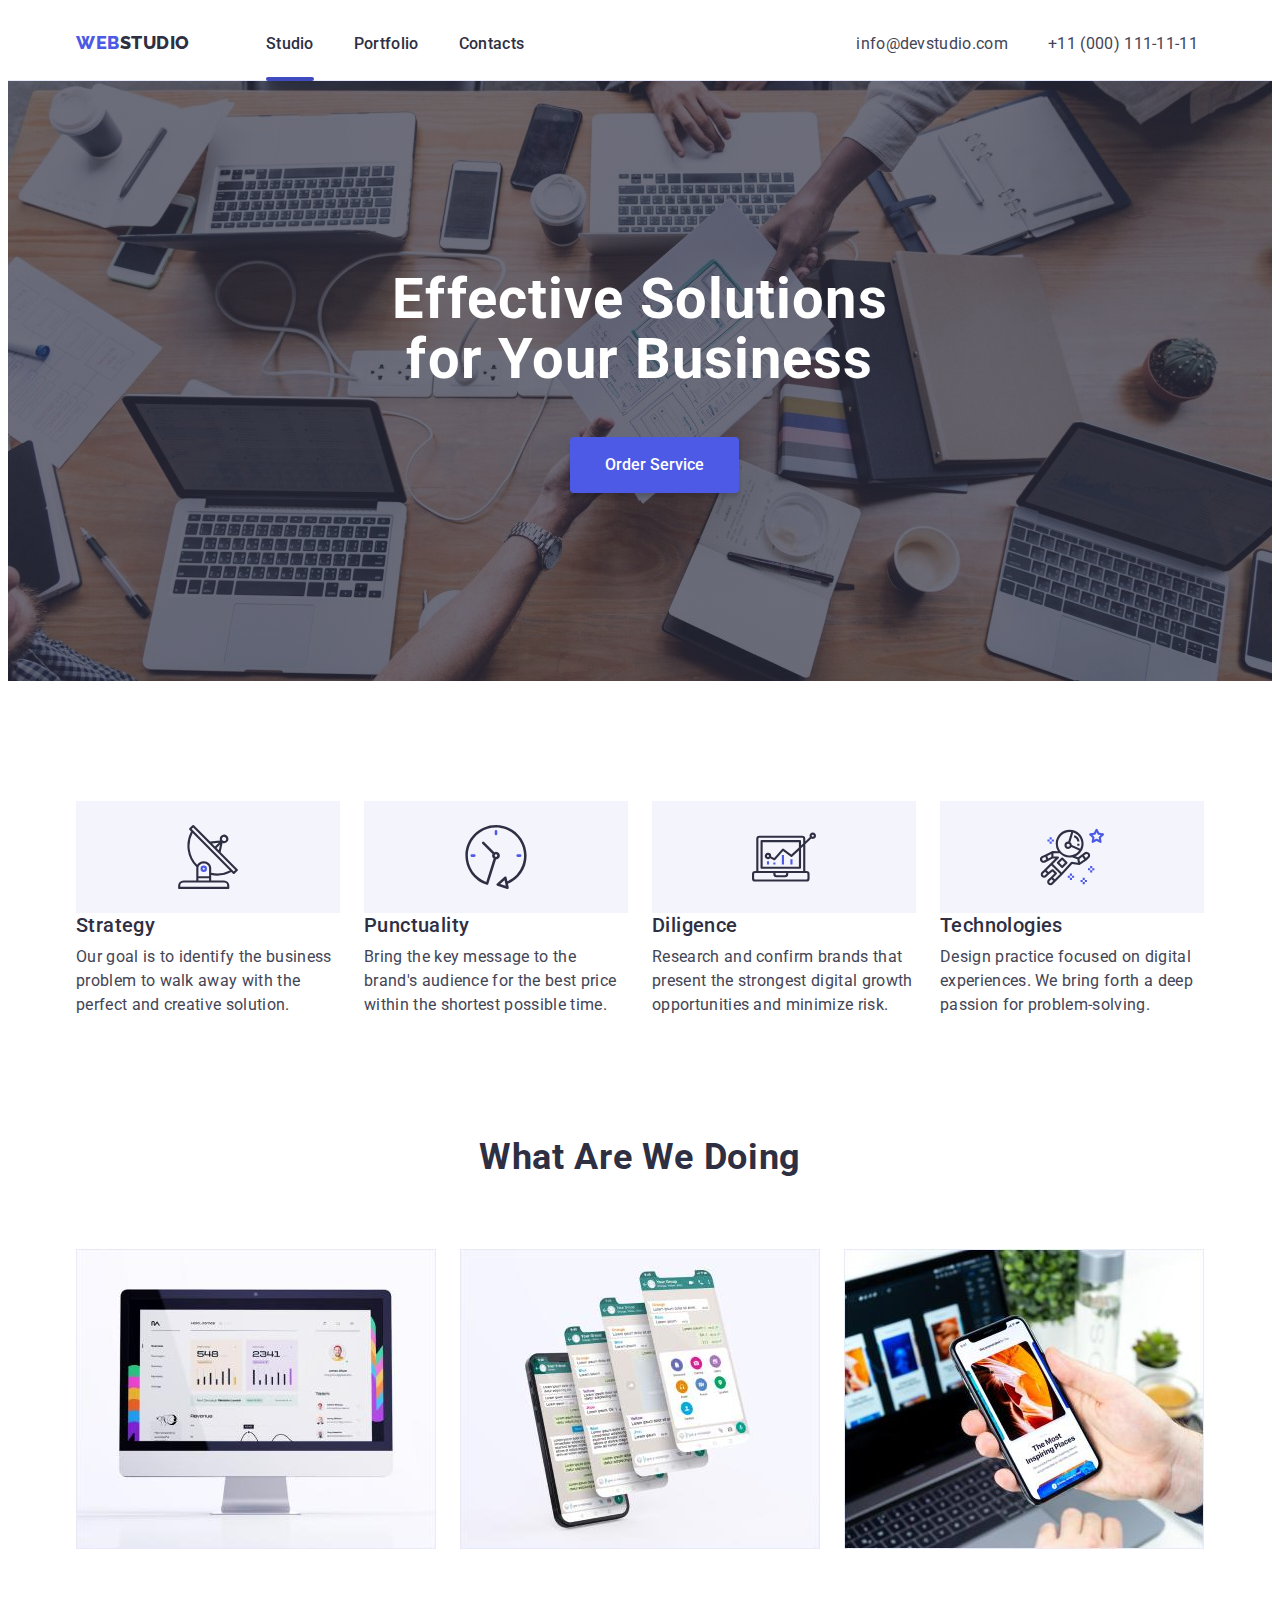
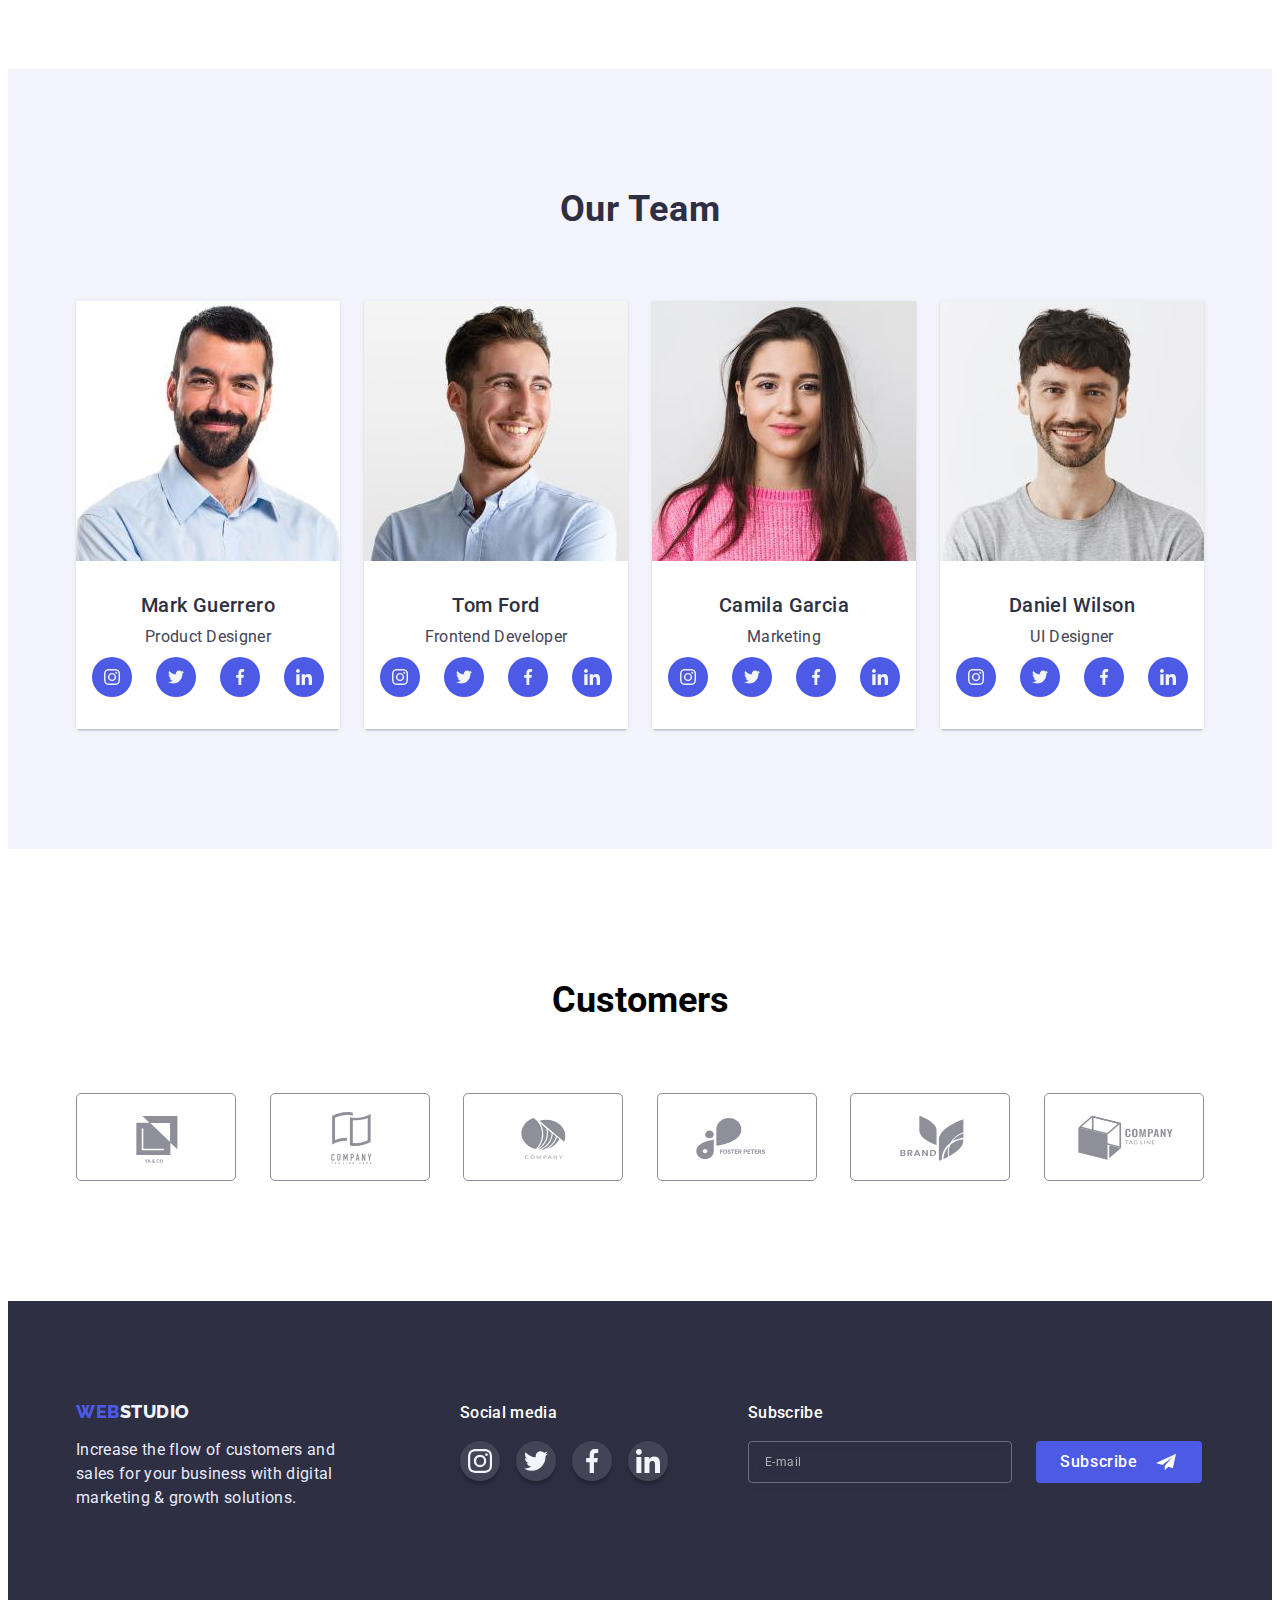
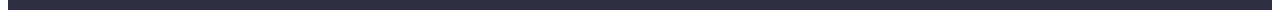
<file: index.html>
<!DOCTYPE html>
<html lang="en">
<head>
    <meta charset="UTF-8">
    <meta http-equiv="X-UA-Compatible" content="IE=edge">
    <meta name="viewport" content="width=device-width, initial-scale=1.0">
    <title>WebStudio</title>
    <link rel="stylesheet" href="https://cdnjs.cloudflare.com/ajax/libs/modern-normalize/1.1.0/modern-normalize.min.css" integrity="sha512-wpPYUAdjBVSE4KJnH1VR1HeZfpl1ub8YT/NKx4PuQ5NmX2tKuGu6U/JRp5y+Y8XG2tV+wKQpNHVUX03MfMFn9Q==" crossorigin="anonymous" referrerpolicy="no-referrer" />
    <link href="https://fonts.googleapis.com/css2?family=Raleway:wght@800&family=Roboto:wght@400;500;700;900&display=swap" rel="stylesheet">
    <link rel="stylesheet" href="./css/styles.css"/>
</head>
<body>
    <header class="header">
        <div class="container">
            <nav class="header-navigation">
                <a href="./index.html" class="header-logo"><span class="header-logoa">Web</span>Studio</a>
                <ul class="header-list">
                    <li class="header-item"><a href="./index.html" class="header-link current">Studio</a></li>
                    <li class="header-item"><a href="./portfolio.html" class="header-link">Portfolio</a></li>
                    <li class="header-item"><a href="/" class="header-link">Contacts</a></li>
                </ul>
            </nav>
            <address>
                <ul class="header-adress">
                    <li><a href="mailto:info@devstudio.com" class="header-mail">info@devstudio.com</a></li>
                    <li><a href="tel:+110001111111" class="header-tel">+11 (000) 111-11-11</a></li>
                </ul>
            </address>
        </div> 
    </header>
    <main>
        <section class="hero">
            <div class="container">
                <h1 class="hero-title">Effective Solutions
                    for Your Business</h1>
                <button type="button" data-modal-open class="hero-button">Order Service</button>
            </div>
        </section>
        <section class="secondary">
            <div class="container">
                <h2 class="secondary-title">Our Features</h2>
                <ul class="secondary-list">
                    <li class="secondary-item">
                        <div class="secondary-item-link">
                            <svg class="secondary-item-icon" width="64" height="64">
                                <use href="./images/symbol-defs.svg#icon-antenna"></use>
                            </svg>
                        </div>
                        <h3 class="secondary-item-title">Strategy</h3>
                        <p class="secondary-item-description">Our goal is to identify the business
                            problem to walk away with the perfect and creative solution. </p>
                    </li>
                    <li class="secondary-item">
                        <div class="secondary-item-link">
                            <svg class="secondary-item-icon" width="64" height="64">
                                <use href="./images/symbol-defs.svg#icon-clock"></use>
                            </svg>
                        </div>
                        <h3 class="secondary-item-title">Punctuality</h3>
                        <p class="secondary-item-description">Bring the key message to the brand's audience for the best price within the shortest possible time.</p>
                    </li>
                    <li class="secondary-item">
                        <div class="secondary-item-link">
                            <svg class="secondary-item-icon" width="64" height="64">
                                <use href="./images/symbol-defs.svg#icon-diagram"></use>
                            </svg>
                        </div>
                        <h3 class="secondary-item-title">Diligence</h3>
                        <p class="secondary-item-description">Research and confirm brands that present the strongest digital growth opportunities and minimize risk.</p>
                    </li>
                    <li class="secondary-item">
                        <div class="secondary-item-link">
                            <svg class="secondary-item-icon" width="64" height="64">
                                <use href="./images/symbol-defs.svg#icon-astronaut"></use>
                            </svg>
                        </div>
                        <h3 class="secondary-item-title">Technologies</h3>
                        <p class="secondary-item-description">Design practice focused on digital experiences. We bring forth a deep passion for problem-solving.</p>
                    </li>
                </ul>
            </div>
        </section>
        <section class="third">
            <div class="container">
                <h2 class="third-title">What are we doing</h2>
                <ul class="third-list">
                    <li class="third-item"><img src="./images/img1.jpg" alt="desktop version" width="360" class="third-photo"></li>
                    <li class="third-item"><img src="./images/img2.jpg" alt="phone version" width="360" class="third-photo"></li>
                    <li class="third-item"><img src="./images/img3.jpg" alt="multiaccess photo" width="360" class="third-photo"></li>
                </ul>
            </div>
        </section>
        <section class="team">
            <div class="container">
                <h2 class="team-title">Our Team</h2>
                <ul class="team-list">
                    <li class="team-item">
                        <img src="./images/img4.jpg" alt="Mark Guerrero" width="264" class="team-photo">
                        <div class="team-item-text">
                            <h3 class="team-item-title">Mark Guerrero</h3>
                            <p class="team-item-description">Product Designer</p>
                            <ul class="team-item-text-list list">
                                <li class="team-item-text-item">
                                    <a href="" class="team-item-text-link">
                                        <svg class="team-item-text-link-icon" width="16" height="16">
                                            <use href="./images/symbol-defs.svg#icon-instagram"></use>
                                        </svg>
                                    </a>
                                </li>
                                <li class="team-item-text-item">
                                    <a href="" class="team-item-text-link">
                                        <svg class="team-item-text-link-icon" width="16" height="16">
                                            <use href="./images/symbol-defs.svg#icon-twitter"></use>
                                        </svg>
                                    </a>
                                </li>
                                <li class="team-item-text-item" >
                                    <a href="" class="team-item-text-link">
                                        <svg class="team-item-text-link-icon" width="16" height="16">
                                            <use href="./images/symbol-defs.svg#icon-facebook"></use>
                                        </svg>
                                    </a>
                                </li>
                                <li class="team-item-text-item">
                                    <a href="" class="team-item-text-link">
                                        <svg class="team-item-text-link-icon" width="16" height="16">
                                            <use href="./images/symbol-defs.svg#icon-linkedin"></use>
                                        </svg>
                                    </a>
                                </li>
                            </ul>
                        </div>
                    </li>
                    <li class="team-item">
                        <img src="./images/img5.jpg" alt="Tom Ford" width="264" class="team-photo">
                            <div class="team-item-text">
                                <h3 class="team-item-title">Tom Ford</h3>
                                <p class="team-item-description">Frontend Developer</p>
                                <ul class="team-item-text-list list">
                                    <li class="team-item-text-item">
                                        <a href="" class="team-item-text-link">
                                            <svg class="team-item-text-link-icon" width="16" height="16">
                                                <use href="./images/symbol-defs.svg#icon-instagram"></use>
                                            </svg>
                                        </a>
                                    </li>
                                    <li class="team-item-text-item">
                                        <a href="" class="team-item-text-link">
                                            <svg class="team-item-text-link-icon" width="16" height="16">
                                                <use href="./images/symbol-defs.svg#icon-twitter"></use>
                                            </svg>
                                        </a>
                                    </li>
                                    <li class="team-item-text-item" >
                                        <a href="" class="team-item-text-link">
                                            <svg class="team-item-text-link-icon" width="16" height="16">
                                                <use href="./images/symbol-defs.svg#icon-facebook"></use>
                                            </svg>
                                        </a>
                                    </li>
                                    <li class="team-item-text-item">
                                        <a href="" class="team-item-text-link">
                                            <svg class="team-item-text-link-icon" width="16" height="16">
                                                <use href="./images/symbol-defs.svg#icon-linkedin"></use>
                                            </svg>
                                        </a>
                                    </li>
                                </ul>
                            </div>
                    </li>
                    <li class="team-item">
                        <img src="./images/img6.jpg" alt="Camila Garcia" width="264" class="team-photo">
                            <div class="team-item-text">
                                <h3 class="team-item-title">Camila Garcia</h3>
                                <p class="team-item-description">Marketing</p>
                                <ul class="team-item-text-list list">
                                    <li class="team-item-text-item">
                                        <a href="" class="team-item-text-link">
                                            <svg class="team-item-text-link-icon" width="16" height="16">
                                                <use href="./images/symbol-defs.svg#icon-instagram"></use>
                                            </svg>
                                        </a>
                                    </li>
                                    <li class="team-item-text-item">
                                        <a href="" class="team-item-text-link">
                                            <svg class="team-item-text-link-icon" width="16" height="16">
                                                <use href="./images/symbol-defs.svg#icon-twitter"></use>
                                            </svg>
                                        </a>
                                    </li>
                                    <li class="team-item-text-item" >
                                        <a href="" class="team-item-text-link">
                                            <svg class="team-item-text-link-icon" width="16" height="16">
                                                <use href="./images/symbol-defs.svg#icon-facebook"></use>
                                            </svg>
                                        </a>
                                    </li>
                                    <li class="team-item-text-item">
                                        <a href="" class="team-item-text-link">
                                            <svg class="team-item-text-link-icon" width="16" height="16">
                                                <use href="./images/symbol-defs.svg#icon-linkedin"></use>
                                            </svg>
                                        </a>
                                    </li>
                                </ul>
                           </div>
                    </li>
                    <li class="team-item">
                        <img src="./images/img7.jpg" alt="Daniel Wilson" width="264" class="team-photo">
                            <div class="team-item-text">
                                <h3 class="team-item-title">Daniel Wilson</h3>
                                <p class="team-item-description">UI Designer</p>
                                <ul class="team-item-text-list list">
                                    <li class="team-item-text-item">
                                        <a href="" class="team-item-text-link">
                                            <svg class="team-item-text-link-icon" width="16" height="16">
                                                <use href="./images/symbol-defs.svg#icon-instagram"></use>
                                            </svg>
                                        </a>
                                    </li>
                                    <li class="team-item-text-item">
                                        <a href="" class="team-item-text-link">
                                            <svg class="team-item-text-link-icon" width="16" height="16">
                                                <use href="./images/symbol-defs.svg#icon-twitter"></use>
                                            </svg>
                                        </a>
                                    </li>
                                    <li class="team-item-text-item" >
                                        <a href="" class="team-item-text-link">
                                            <svg class="team-item-text-link-icon" width="16" height="16">
                                                <use href="./images/symbol-defs.svg#icon-facebook"></use>
                                            </svg>
                                        </a>
                                    </li>
                                    <li class="team-item-text-item">
                                        <a href="" class="team-item-text-link">
                                            <svg class="team-item-text-link-icon" width="16" height="16">
                                                <use href="./images/symbol-defs.svg#icon-linkedin"></use>
                                            </svg>
                                        </a>
                                    </li>
                                </ul>
                           </div>
                    </li>
                </ul>
            </div>
        </section>
        <section class="fourth">
            <div class="container">
                <h2 class="fourth-header">Customers</h2>
                <ul class="fourth-list list">
                    <li class="fourth-item">
                        <a href="" class="fourth-item-link">
                            <svg class="fourth-item-icon" width="104" height="56" >
                                <use href="./images/symbol-defs.svg#icon-Logo1"></use>
                            </svg>
                        </a></li>
                    <li class="fourth-item">
                        <a href="" class="fourth-item-link">
                            <svg class="fourth-item-icon" width="104" height="56">
                                <use href="./images/symbol-defs.svg#icon-Logo2"></use>
                            </svg>
                        </a></li>
                    <li class="fourth-item">
                        <a href="" class="fourth-item-link">
                            <svg class="fourth-item-icon" width="104" height="56">
                                <use href="./images/symbol-defs.svg#icon-Logo3"></use>
                            </svg>
                        </a></li>
                    <li class="fourth-item">
                        <a href="" class="fourth-item-link">
                            <svg class="fourth-item-icon" width="104" height="56">
                                <use href="./images/symbol-defs.svg#icon-Logo4"></use>
                            </svg>
                        </a></li>
                    <li class="fourth-item">
                        <a href="" class="fourth-item-link">
                            <svg class="fourth-item-icon" width="104" height="56">
                                <use href="./images/symbol-defs.svg#icon-Logo5"></use>
                            </svg>
                        </a>
                    </li>
                    <li class="fourth-item">
                        <a href="" class="fourth-item-link">
                            <svg class="fourth-item-icon" width="104" height="56">
                                <use href="./images/symbol-defs.svg#icon-Logo6"></use>
                            </svg>
                        </a>
                    </li>
                </ul>
            </div>
        </section>
    </main>
    <footer class="footer">
        <div class="footer-container container">
            <div class="footer-info-column">
                <a href="./index.html" class="footer-logo"><span class="footer-logoa">Web</span>Studio</a>
                <p class="footer-description">Increase the flow of customers and sales for your business with digital marketing & growth solutions.</p>
            </div>
            <div class="footer-social-column">
                <h3 class="footer-social-header">Social media</h3>
                <ul class="footer-social-list list">
                    <li class="footer-social-item">
                        <a href="" class="footer-social-link">
                            <svg class="footer-social-icon" width="24" height="24">
                                <use href="./images/symbol-defs.svg#icon-instagramfooter"></use>
                            </svg>
                        </a>
                    </li>
                    <li class="footer-social-item">
                        <a href="" class="footer-social-link">
                            <svg class="footer-social-icon" width="24" height="24">
                                <use href="./images/symbol-defs.svg#icon-twitterfooter"></use>
                            </svg>
                        </a>
                    </li>
                    <li class="footer-social-item">
                        <a href="" class="footer-social-link">
                            <svg class="footer-social-icon" width="24" height="24">
                                <use href="./images/symbol-defs.svg#icon-facebookfooter"></use>
                            </svg>
                        </a>
                    </li>
                    <li class="footer-social-item">
                        <a href="" class="footer-social-link">
                            <svg class="footer-social-icon" width="24" height="24">
                                <use href="./images/symbol-defs.svg#icon-linkedinfooter"></use>
                            </svg>
                        </a>
                    </li>
                </ul>
            </div>
            <div class="footer-feedback">
                <h3 class="footer-feedback-header">Subscribe</h3>
                <div class="feedback-input-section">
                    <form class="footer-form">
                        <input class="footer-mail" type="email" name="footer-mail" placeholder="E-mail">
                        <button class="footer-button" type="submit">Subscribe
                            <svg class="button-icon" width="24" height="20">
                                <use href="./images/symbol-defs.svg#icon-telegram"></use>
                            </svg>
                        </button>
                    </form>
                </div>
            </div>
        </div>
    </footer>
    <div class="backdrop is-hidden" data-modal>
        <div class="modal">
            <button class="modal-close" data-modal-close type="button">
                <svg width="8" height="8">
                    <use href="./images/symbol-defs.svg#icon-close-button"></use>
                </svg>
            </button>
            <h3 class="head-form">Leave your contacts and we will call you back</h3>
            <form action="#" class="contact-form">
                <div class="modal-field">
                    <label for="name" class="name-form">Name</label>
                    <div class="input-wrap">
                        <input 
                        class="input-name-form"
                        type="text" 
                        name="name"
                        id="name"
                        autofocus
                        required
                        />
                        <svg class="modal-input-icon" width="18" height="18">
                            <use href="./images/symbol-defs.svg#icon-person-modal"></use>
                        </svg>
                    </div>
                </div>
                <div class="modal-field">
                    <label for="tel" class="tel-form">Phone</label>
                    <div class="input-wrap">
                        <input 
                        class="input-form"
                        type="tel" 
                        name="tel"
                        id="tel"
                        />
                        <svg class="modal-input-icon" width="18" height="24">
                            <use href="./images/symbol-defs.svg#icon-phone-modal"></use>
                        </svg>
                    </div>
                </div>
                <div class="modal-field">
                    <label for="email" class="email-form">Email</label>
                    <div class="input-wrap">
                        <input 
                        class="input-form"
                        type="email" 
                        name="email"
                        id="email"
                        />
                        <svg class="modal-input-icon" width="18" height="24">
                            <use href="./images/symbol-defs.svg#icon-email-modal"></use>
                        </svg>
                    </div>
                </div>
                <div class="modal-field">
                    <label for="comment" class="comment-form">Comment</label>
                    <textarea 
                    class="input-comment-form" 
                    placeholder="Text input" 
                    name="comment" 
                    id="comment"
                    ></textarea>
                </div>
                <div class="modal-privacy-field">
                    <input 
                    class="input-privacy-form" 
                    type="checkbox" 
                    required 
                    name="privacy-check"
                    id="privacy-check"
                    />
                    <label for="privacy-check" class="privacy-form">
                        <span>
                            <svg class="check-icon" width="10" height="8">
                                <use href="./images/symbol-defs.svg#icon-check"></use>
                            </svg>
                        </span>
                        I accept the terms and conditions of the<a href="/">Privacy Policy</a>
                    </label>
                </div>
                <button class="button-form" type="submit">Send</button>
            </form>
        </div>
    </div>
    <script src="./js/modal.js"></script>
</body>
</html>
</file>
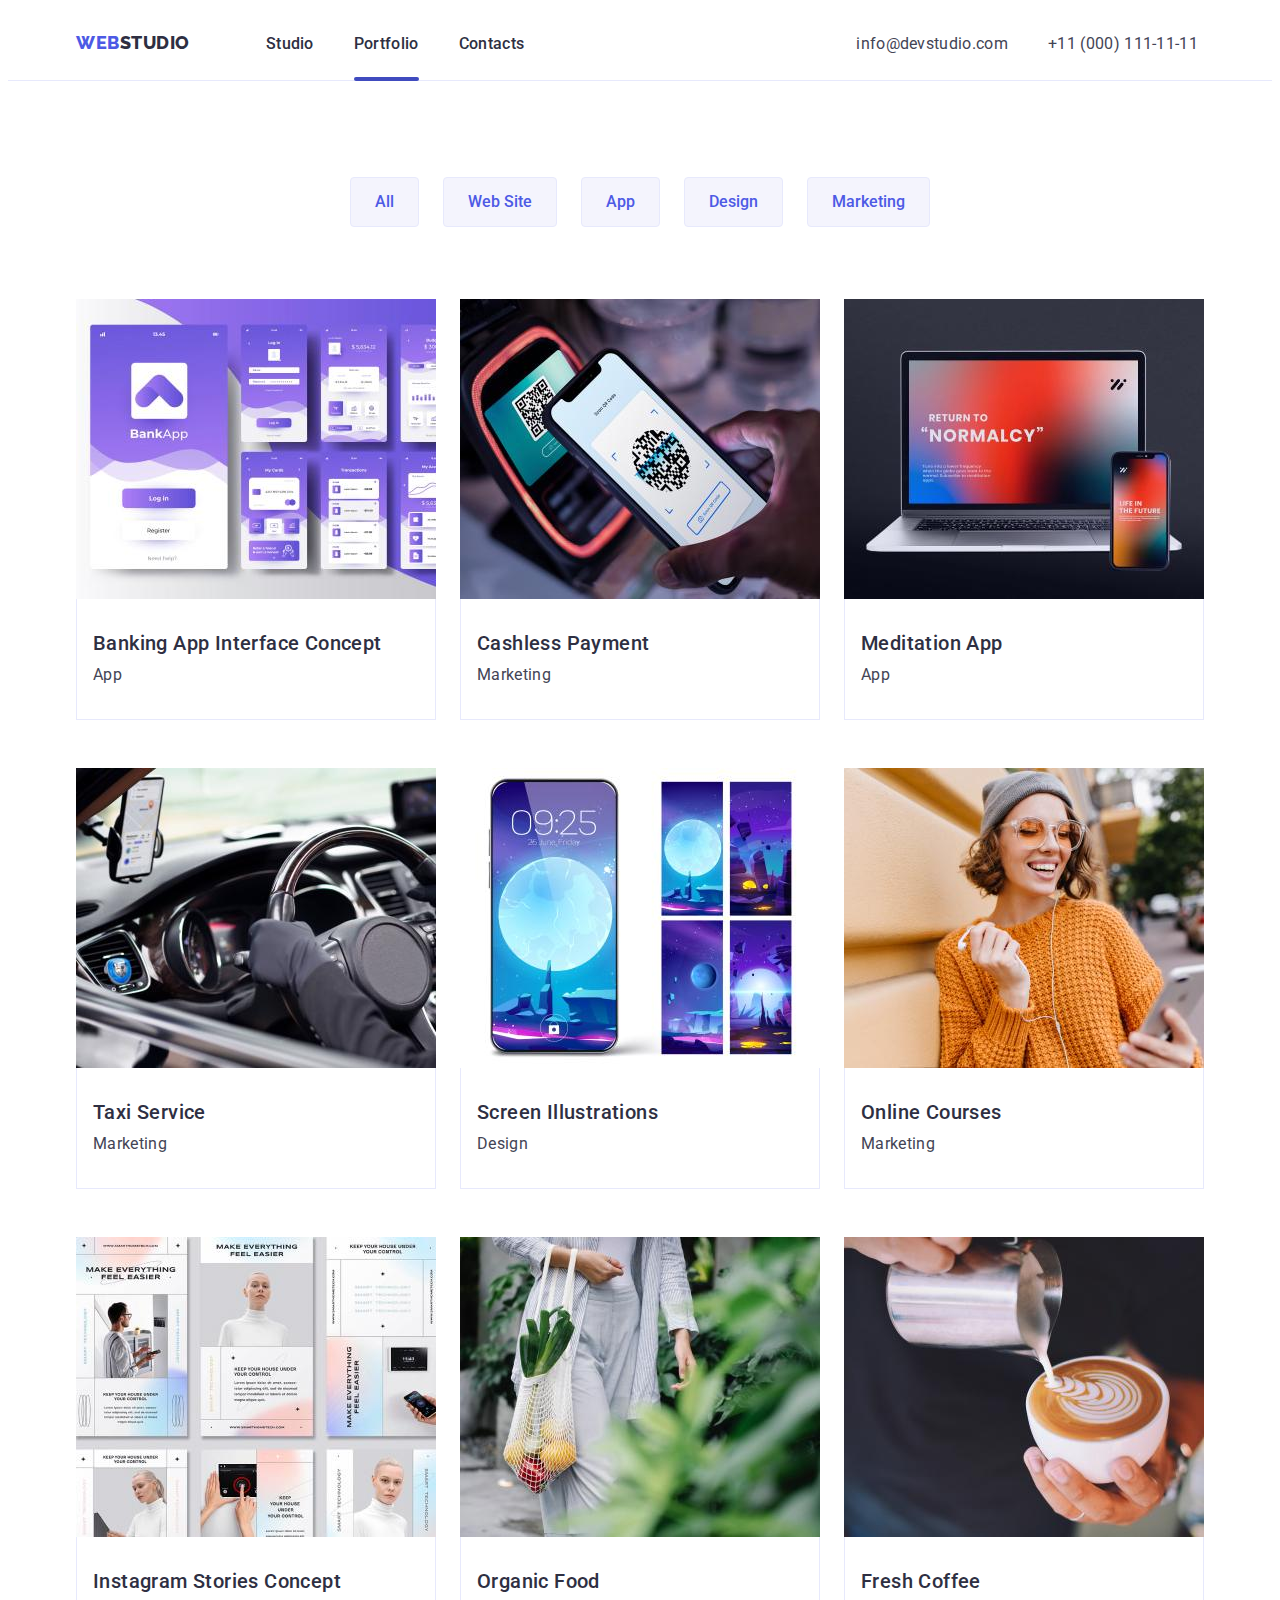
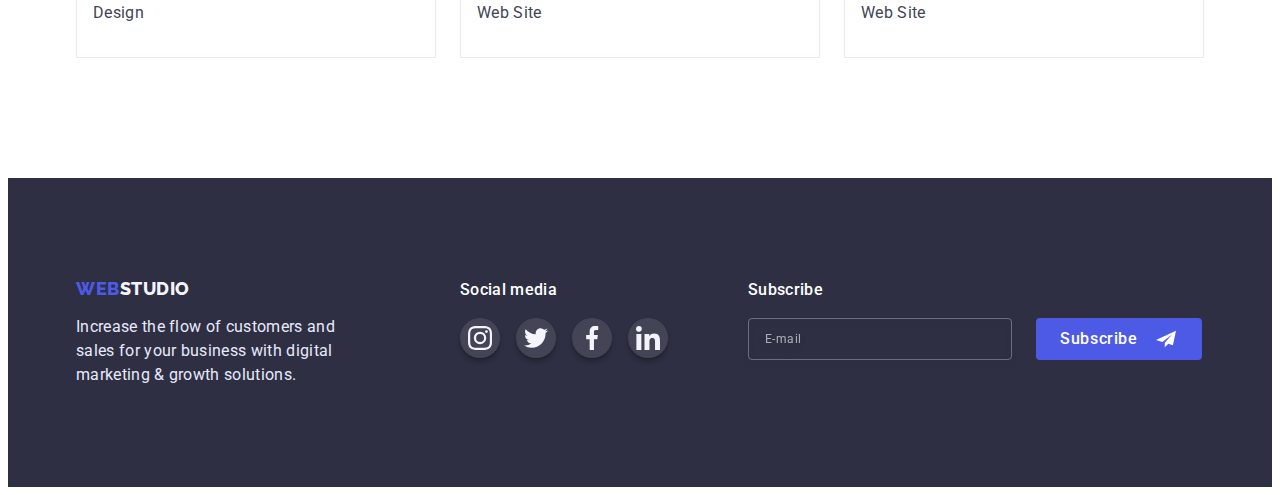
<file: portfolio.html>
<!DOCTYPE html>
<html lang="en">
<head>
    <meta charset="UTF-8">
    <meta http-equiv="X-UA-Compatible" content="IE=edge">
    <meta name="viewport" content="width=device-width, initial-scale=1.0">
    <title>WebStudio</title>
    <link rel="stylesheet" href="https://cdnjs.cloudflare.com/ajax/libs/modern-normalize/1.1.0/modern-normalize.min.css" integrity="sha512-wpPYUAdjBVSE4KJnH1VR1HeZfpl1ub8YT/NKx4PuQ5NmX2tKuGu6U/JRp5y+Y8XG2tV+wKQpNHVUX03MfMFn9Q==" crossorigin="anonymous" referrerpolicy="no-referrer" />
    <link href="https://fonts.googleapis.com/css2?family=Raleway:wght@800&family=Roboto:wght@400;500;700;900&display=swap" rel="stylesheet">
    <link rel="stylesheet" href="./css/styles.css"/>
</head>
<body>
    <header class="header">
        <div class="container">
            <nav class="header-navigation">
                <a href="./index.html" class="header-logo"><span class="header-logoa">Web</span>Studio</a>
                <ul class="header-list">
                    <li class="header-item"><a href="./index.html" class="header-link">Studio</a></li>
                    <li class="header-item"><a href="./portfolio.html" class="header-link current">Portfolio</a></li>
                    <li class="header-item"><a href="/" class="header-link">Contacts</a></li>
                </ul>
            </nav>
            <address>
                <ul class="header-adress">
                    <li><a href="mailto:info@devstudio.com" class="header-mail">info@devstudio.com</a></li>
                    <li><a href="tel:+110001111111" class="header-tel">+11 (000) 111-11-11</a></li>
                </ul>
            </address>
        </div> 
    </header>
    <main>
        <section class="portfolio">
            <div class="container">
                <h1 class="portfolio-header">Portfolio</h1>
                <ul class="portfolio-list">
                    <li class="portfolio-item"><button type="button" class="portfolio-button">All</button></li>
                    <li class="portfolio-item"><button type="button" class="portfolio-button">Web Site</button></li>
                    <li class="portfolio-item"><button type="button" class="portfolio-button">App</button></li>
                    <li class="portfolio-item"><button type="button" class="portfolio-button">Design</button></li>
                    <li class="portfolio-item"><button type="button" class="portfolio-button">Marketing</button></li>
                </ul>
                <ul class="gallery-list">
                    <li class="gallery-item">
                        <a class="gallery-item-link">
                            <div class="gallery-item-top">
                                <img src="./images/img8.jpg" alt="Banking app" width="360">
                                <p class="gallery-image-text">14 Stylish and User-Friendly App Design Concepts · Task Manager App · Calorie Tracker App · Exotic Fruit Ecommerce App · Cloud Storage App</p>
                            </div>
                            <div class="gallery-item-text">
                                <h3 class="gallery-item-header">Banking App Interface Concept</h3>
                                <p class="gallery-item-description">App</p>
                            </div>
                        </a>
                    </li>
                    <li class="gallery-item">
                        <a class="gallery-item-link">
                            <div class="gallery-item-top">
                                <img src="./images/img9.jpg" alt="Payment review" width="360">
                                <p class="gallery-image-text">14 Stylish and User-Friendly App Design Concepts · Task Manager App · Calorie Tracker App · Exotic Fruit Ecommerce App · Cloud Storage App</p>
                            </div>
                            <div class="gallery-item-text">
                                <h3 class="gallery-item-header">Cashless Payment</h3>
                                <p class="gallery-item-description">Marketing</p>
                            </div>
                        </a>
                    </li>
                    <li class="gallery-item">
                        <a class="gallery-item-link">
                            <div class="gallery-item-top">
                                <img src="./images/img10.jpg" alt="Meditation app" width="360">
                                <p class="gallery-image-text">14 Stylish and User-Friendly App Design Concepts · Task Manager App · Calorie Tracker App · Exotic Fruit Ecommerce App · Cloud Storage App</p>
                            </div>
                            <div class="gallery-item-text">
                                <h3 class="gallery-item-header">Meditation App</h3>
                                <p class="gallery-item-description">App</p>
                            </div>
                        </a>
                    </li>
                    <li class="gallery-item">
                        <a class="gallery-item-link">
                            <div class="gallery-item-top">
                                <img src="./images/img11.jpg" alt="Taxi" width="360">
                                <p class="gallery-image-text">14 Stylish and User-Friendly App Design Concepts · Task Manager App · Calorie Tracker App · Exotic Fruit Ecommerce App · Cloud Storage App</p>
                            </div>
                            <div class="gallery-item-text">
                                <h3 class="gallery-item-header">Taxi Service</h3>
                                <p class="gallery-item-description">Marketing</p>
                            </div>
                        </a>
                    </li>
                    <li class="gallery-item">
                        <a class="gallery-item-link">
                            <div class="gallery-item-top">
                                <img src="./images/img12.jpg" alt="Screen illu" width="360">
                                <p class="gallery-image-text">14 Stylish and User-Friendly App Design Concepts · Task Manager App · Calorie Tracker App · Exotic Fruit Ecommerce App · Cloud Storage App</p>
                            </div>
                            <div class="gallery-item-text">
                                <h3 class="gallery-item-header">Screen Illustrations</h3>
                                <p class="gallery-item-description">Design</p>
                            </div>
                        </a>
                    </li>
                    <li class="gallery-item">
                        <a class="gallery-item-link">
                            <div class="gallery-item-top">
                                <img src="./images/img13.jpg" alt="Online preferences" width="360">
                                <p class="gallery-image-text">14 Stylish and User-Friendly App Design Concepts · Task Manager App · Calorie Tracker App · Exotic Fruit Ecommerce App · Cloud Storage App</p>
                            </div>
                            <div class="gallery-item-text">
                                <h3 class="gallery-item-header">Online Courses</h3>
                                <p class="gallery-item-description">Marketing</p>
                            </div>
                        </a>
                    </li>
                    <li class="gallery-item">
                        <a class="gallery-item-link">
                            <div class="gallery-item-top">
                                <img src="./images/img14.jpg" alt="Stories" width="360">
                                <p class="gallery-image-text">14 Stylish and User-Friendly App Design Concepts · Task Manager App · Calorie Tracker App · Exotic Fruit Ecommerce App · Cloud Storage App</p>
                            </div>
                            <div class="gallery-item-text">
                                <h3 class="gallery-item-header">Instagram Stories Concept</h3>
                                <p class="gallery-item-description">Design</p>
                            </div>
                        </a>
                    </li>
                    <li class="gallery-item">
                        <a class="gallery-item-link">
                            <div class="gallery-item-top">
                                <img src="./images/img15.jpg" alt="Organic" width="360">
                                <p class="gallery-image-text">14 Stylish and User-Friendly App Design Concepts · Task Manager App · Calorie Tracker App · Exotic Fruit Ecommerce App · Cloud Storage App</p>
                            </div>
                            <div class="gallery-item-text">
                                <h3 class="gallery-item-header">Organic Food</h3>
                                <p class="gallery-item-description">Web Site</p>
                            </div>
                        </a>
                    </li>
                    <li class="gallery-item">
                        <a class="gallery-item-link">
                            <div class="gallery-item-top">
                                <img src="./images/img16.jpg" alt="Coffee" width="360">
                                <p class="gallery-image-text">14 Stylish and User-Friendly App Design Concepts · Task Manager App · Calorie Tracker App · Exotic Fruit Ecommerce App · Cloud Storage App</p>
                            </div>
                            <div class="gallery-item-text">
                                <h3 class="gallery-item-header">Fresh Coffee</h3>
                                <p class="gallery-item-description">Web Site</p>
                            </div>
                        </a>
                    </li>
                </ul>
            </div>
        </section>
    </main>
    <footer class="footer">
        <div class="footer-container container">
            <div class="footer-info-column">
                <a href="./index.html" class="footer-logo"><span class="footer-logoa">Web</span>Studio</a>
                <p class="footer-description">Increase the flow of customers and sales for your business with digital marketing & growth solutions.</p>
            </div>
            <div class="footer-social-column">
                <h3 class="footer-social-header">Social media</h3>
                <ul class="footer-social-list list">
                    <li class="footer-social-item">
                        <a href="" class="footer-social-link">
                            <svg class="footer-social-icon" width="24" height="24">
                                <use href="./images/symbol-defs.svg#icon-instagramfooter"></use>
                            </svg>
                        </a>
                    </li>
                    <li class="footer-social-item">
                        <a href="" class="footer-social-link">
                            <svg class="footer-social-icon" width="24" height="24">
                                <use href="./images/symbol-defs.svg#icon-twitterfooter"></use>
                            </svg>
                        </a>
                    </li>
                    <li class="footer-social-item">
                        <a href="" class="footer-social-link">
                            <svg class="footer-social-icon" width="24" height="24">
                                <use href="./images/symbol-defs.svg#icon-facebookfooter"></use>
                            </svg>
                        </a>
                    </li>
                    <li class="footer-social-item">
                        <a href="" class="footer-social-link">
                            <svg class="footer-social-icon" width="24" height="24">
                                <use href="./images/symbol-defs.svg#icon-linkedinfooter"></use>
                            </svg>
                        </a>
                    </li>
                </ul>
            </div>
            <div class="footer-feedback">
                <h3 class="footer-feedback-header">Subscribe</h3>
                <div class="feedback-input-section">
                    <form class="footer-form">
                        <input class="footer-mail" type="email" name="footer-mail" placeholder="E-mail">
                        <button class="footer-button" type="submit">Subscribe
                            <svg class="button-icon" width="24" height="20">
                                <use href="./images/symbol-defs.svg#icon-telegram"></use>
                            </svg>
                        </button>
                    </form>
                </div>
            </div>
        </div>
    </footer>
    
</body>
</html>
</file>
<file: css/styles.css>
*,
*::before,
*::after {
  box-sizing: border-box;
}
.container {
    width:1158px;
    margin: 0 auto;
    padding: 0 15px;
}
h1, 
h2, 
h3, 
h4, 
h5, 
h6, 
p {
    margin:0;
}
ul {
    margin:0;
    padding-left: 0;
}
.list {
    list-style-type:none;
}
img {
    display:block;
}


.body {
    font-family: 'Roboto', sans-serif;
    background-color:#FFFFFF;
    color: #2E2F42;
}
.header>.container {
    background-color: #FFFFFF;
    display:flex;
}
.header {
    border-bottom: 1px solid #E7E9FC;
}

.header-navigation {
    display:flex;
}
.header-list {
    display:flex;
    flex-direction:row;
    list-style-type:none;
    gap: 40px;
    margin-right: 332px;
}

.header-logoa {
    text-decoration: none;
    font-family: 'Raleway';
    font-style: normal;
    font-weight: 800;
    font-size: 18px;
    line-height: 21px;
    letter-spacing: 0.03em;
    text-transform: uppercase;
    color: #4D5AE5;

}
.header-logo {
    text-decoration: none;
    font-family: 'Raleway';
    font-style: normal;
    font-weight: 800;
    font-size: 18px;
    line-height: 21px;
    letter-spacing: 0.03em;
    text-transform: uppercase;
    color: #2E2F42;
    padding: 24px 0;
    margin-right:76px;
}
.header-item {
    display:flex;
}

.header-link {
    padding:24px 0;
    text-decoration: none;
    font-family: 'Roboto';
    font-style: normal;
    font-weight: 500;
    font-size: 16px;
    line-height: 24px;
    letter-spacing: 0.02em;
    color: #2E2F42;
    transition: color 250ms cubic-bezier(0.4, 0, 0.2, 1), text-decoration 250ms cubic-bezier(0.4, 0, 0.2, 1);

}


.current {
    position: relative;
}
.current::after {
    content: "";
    position:absolute;
    left:0;
    bottom:-1px;
    width: 100%;
    height: 4px;
    border-radius: 2px;
    background-color:#404BBF;
}
.header-link:hover,
.header-link:focus {
    color: #404BBF;
}
.header-mail:hover,
.header-mail:focus {
    color:tomato;
}
.header-tel:hover,
.header-tel:focus {
    color:#31D0AA;
}
.header-adress {
    list-style-type:none;
    display:flex;
    flex-direction:row;
    gap:40px;
}
.header-mail {
    display:flex;
    padding:24px 0;
    text-decoration: none;
    font-family: 'Roboto';
    font-style: normal;
    font-weight: 400;
    font-size: 16px;
    line-height: 24px;
    letter-spacing: 0.02em;
    color: #434455;
}
.header-tel {
    display:flex;
    padding:24px 0;
    text-decoration: none;
    font-family: 'Roboto';
    font-style: normal;
    font-weight: 400;
    font-size: 16px;
    line-height: 24px;
    letter-spacing: 0.02em;
    color: #434455;
    padding:24px 0;
}

.hero {

    background-image:
    linear-gradient(
        rgba(46, 47, 66, 0.7),
        rgba(46, 47, 66, 0.7)
    ),
    url(../images/people-office1.jpg);
    background-size: 1440px;
    background-position:center;
    background-repeat:no-repeat;
    padding: 188px 0;
}
.hero-title {

    font-family: 'Roboto';
    font-style: normal;
    font-weight: 700;
    font-size: 56px;
    line-height: 60px;
    text-align: center;
    letter-spacing: 0.02em;
    color: #FFFFFF;
    margin-bottom:48px;
    width:500px;
    margin-left:auto;
    margin-right:auto;
    
}

.hero-button {
    width: 169px;
    height: 56px;
    left: 636px;
    top: 428px;
    color: #FFFFFF;
    background: #4D5AE5;
    border: 0px;
    box-shadow: 0px 4px 4px rgba(0, 0, 0, 0.15);
    border-radius: 4px;
    cursor:pointer;
    font-family: 'Roboto';
    font-style: normal;
    font-weight: 500;
    font-size: 16px;
    line-height: 24px;
    padding: 16px 32px;
    margin-right:495px;
    margin-left:494px;
    transition: background-color 250ms cubic-bezier(0.4, 0, 0.2, 1);
}
.hero-button:hover,
.hero-button:focus {
    background-color: #404BBF;
    box-shadow: 0px 4px 4px rgba(0, 0, 0, 0.15);
    border-radius: 4px;
    cursor:pointer;
}
.secondary {
    background-color: #FFFFFF;
    padding: 120px 0;
}
.secondary-title {
    font-family: 'Roboto';
    font-style: normal;
    font-weight: 700;
    font-size: 36px;
    line-height: 40px;
/* identical to box height, or 111% */

    text-align: center;
    letter-spacing: 0.02em;
    text-transform: capitalize;

/* NAVY BLUE */

    color: #2E2F42;
    display:none;
}
.secondary-list {
    list-style-type:none;
    display:flex;
    gap:24px;
}
.secondary-item {
}
.secondary-item-link {
    display:flex;
    align-items:center;
    justify-content: center;
    width: 264px;
    height:112px;
    background-color: #F4F4FD;
}
.secondary-item-icon {
}

.secondary-item-title {
    font-family: 'Roboto';
    font-style: normal;
    font-weight: 500;
    font-size: 20px;
    line-height: 24px;
/* identical to box height, or 120% */

    letter-spacing: 0.02em;

/* NAVY BLUE */

    color: #2E2F42;
    margin-bottom: 8px;
}
.secondary-item-description {


/* Body */

    font-family: 'Roboto';
    font-style: normal;
    font-size: 16px;
    line-height: 24px;
/* or 150% */

    letter-spacing: 0.02em;

/* SLATE */

    color: #434455;
    margin:0px;
}
.third {
    background-color: #FFFFFF;
    padding: 0px 0px 120px;
}
.third-title {
    font-family: 'Roboto';
    font-style: normal;
    font-weight: 700;
    font-size: 36px;
    line-height: 40px;
/* identical to box height, or 111% */

    text-align: center;
    letter-spacing: 0.02em;
    text-transform: capitalize;

/* NAVY BLUE */

    color: #2E2F42;
    margin-bottom: 72px;
}
.third-list {
    list-style-type:none;
    display:flex;
    gap:24px;
}
.third-item {
    
}
.team {
    background-color: #F4F4FD;
    padding: 120px 0;
}
.team-item {
    box-shadow: 0px 1px 6px rgba(46, 47, 66, 0.08), 0px 1px 1px rgba(46, 47, 66, 0.16), 0px 2px 1px rgba(46, 47, 66, 0.08);
    border-radius: 0px 0px 4px 4px;
    
}
.team-title {
/* Header 2 */

    font-family: 'Roboto';
    font-style: normal;
    font-weight: 700;
    font-size: 36px;
    line-height: 40px;
/* identical to box height, or 111% */

    text-align: center;
    letter-spacing: 0.02em;
    text-transform: capitalize;

/* NAVY BLUE */

    color: #2E2F42;
    margin-bottom: 72px;
}
.team-list {
    list-style-type: none;
    display:flex;
    flex-direction:row;
    gap:24px;
}
.team-item-text {
    padding-top:32px;
    padding-bottom:32px;
    background-color:#FFFFFF;
}

.team-item-title {
/* Header 3 */

    font-family: 'Roboto';
    font-style: normal;
    font-weight: 500;
    font-size: 20px;
    line-height: 24px;
/* identical to box height, or 120% */

    text-align: center;
    letter-spacing: 0.02em;

/* NAVY BLUE */

    color: #2E2F42;
    margin-bottom:8px;
    transition: text-decoration 250ms cubic-bezier(0.4, 0, 0.2, 1);
}
.team-item-text-list:not(:first-child) {
    display:flex;
    flex-direction:row;
    gap:24px;
    justify-content: center;
    align-content:center;
    padding: 0 0;
}

.team-item-text {
    width:264px;
}

.team-item-text-item {
    width: 40px;
    height: 40px;
}
.team-item-text-link {
    width: 100%;
    height:100%;
    background-color: #4D5AE5;
    border-radius: 50%;
    display:flex;
    align-items: center;
    justify-content: center;
    transition: background-color 250ms cubic-bezier(0.4, 0, 0.2, 1);
}
.team-item-text-link:hover,
.team-item-text-link:focus {
    background-color: #404BBF;
}
.team-item-title:hover,
.team-item-title:focus {
    text-decoration: underline #404BBF;
    border-radius: 2px;
}
.team-item-description {
    font-family: 'Roboto';
    font-style: normal;
    font-size: 16px;
    line-height: 24px;
/* identical to box height, or 150% */

    text-align: center;
    letter-spacing: 0.02em;

/* SLATE */

    color: #434455;
    margin-bottom:8px;
    transition: text-decoration 250ms cubic-bezier(0.4, 0, 0.2, 1), text-decoration 250ms cubic-bezier(0.4, 0, 0.2, 1);
}
.team-item-description:hover,
.team-item-description:focus {
    color: #404BBF;
    text-decoration: underline #404BBF;
    border-radius: 2px;
}
.fourth {
    padding-top: 130px;
    padding-bottom:120px;
}
.fourth-header {
    text-align: center;
    margin-bottom:72px;
    font-family: 'Roboto';
    font-style: normal;
    font-weight: 700;
    font-size: 36px;
}
.fourth-list {
    display:flex;
    gap:24px;
    justify-content: space-between;
}

.fourth-item {
    width: calc((100% - 168px)/6);
    height:88px;
}
.fourth-item-link {
    width:100%;
    height:100%;
    display:flex;
    justify-content: center;
    align-items: center;
    border: 1px solid #8E8F99;
    border-radius: 5px;
    fill: #8E8F99;
    transition: box-shadow 250ms cubic-bezier(0.4, 0, 0.2, 1), fill 250ms cubic-bezier(0.4, 0, 0.2, 1), border 250ms cubic-bezier(0.4, 0, 0.2, 1);
}
.fourth-item-link:hover,
.fourth-item-link:focus {
    box-shadow: 0px 4px 4px rgba(0, 0, 0, 0.25);
    fill: #404BBF;
    border: 1px solid #404BBF;
    border-radius: 5px;
}
.footer {
    background-color: #2E2F42;
    padding: 100px 0;

}
.footer-container {
    display:flex;
    flex-direction:row;
}
.footer-info-column {
    margin-right:120px;
    display:flex;
    flex-direction: column;
    width:264px;
    margin-right: 120px;
}
.footer-logo {
    text-decoration: none;
    font-family: 'Raleway';
    font-style: normal;
    font-weight: 800;
    font-size: 18px;
    line-height: 21px;
    letter-spacing: 0.03em;
    text-transform: uppercase;
    color: #F4F4FD;
    width:71px;
}
.footer-logoa {
    text-decoration: none;
    font-family: 'Raleway';
    font-style: normal;
    font-weight: 800;
    font-size: 18px;
    line-height: 21px;
    letter-spacing: 0.03em;
    text-transform: uppercase;
    color: #4D5AE5;
    letter-spacing: 0.03em;
    text-transform: uppercase;
    
    /* IRIS */
    
    color: #4D5AE5;
    width:44px;
    
    
    /* Inside auto layout */
}
.footer-description {
    font-family: 'Roboto';
    font-style: normal;
    font-size: 16px;
    line-height: 24px;
/* or 150% */

    letter-spacing: 0.02em;

/* CORNFLOWER */

    color: #E7E9FC;
    width:264px;
    padding-top:16px;
    margin-right: 0px;
}



.footer-social-column {
    display:flex;
    flex-direction:column;
    margin-right: 80px;
}
.footer-social-header {
    margin-bottom:16px;
    font-family: 'Roboto';
    font-style: normal;
    font-weight: 500;
    font-size: 16px;
    line-height: 24px;
    letter-spacing:0.02em;
    color: #FFFFFF;
}
.footer-social-list {
    display:flex;
    gap:16px;
}
.footer-social-item {
    width:40px;
    height:40px;
}
.footer-social-link {
    width:100%;
    height:100%;
    display:flex;
    background-color:rgba(255,255,255,0.1);
    box-shadow: 0px 4px 4px rgba(0, 0, 0, 0.25);
    border-radius: 50%;
    justify-content:center;
    align-items: center;
    transition: background-color 250ms cubic-bezier(0.4, 0, 0.2, 1);
}
.footer-social-link:hover,
.footer-social-link:focus {
    background-color: #31D0AA;
}
.footer-social-icon {
}

.portfolio-header {
    display:none;
}
.portfolio {
    background-color: #FFFFFF;
    padding: 96px 0 120px;
}
.portfolio-list {
    list-style-type: none;
    margin-bottom:72px;
    display:flex;
    gap:24px;
    justify-content: center;
}
.portolio-item {
    
}
.portfolio-button {
    background: #F4F4FD;
/* CORNFLOWER */

    border: 1px solid #E7E9FC;
    border-radius: 4px;
    cursor: pointer;
    font-family: 'Roboto', sans-serif;
    font-style: normal;
    font-weight: 500;
    font-size: 16px;
    line-height: 24px;
    color: #4D5AE5;
    padding: 12px 24px;
    transition: background-color 250ms cubic-bezier(0.4, 0, 0.2, 1), color 250ms cubic-bezier(0.4, 0, 0.2, 1), border 250ms cubic-bezier(0.4, 0, 0.2, 1), box-shadow 250ms cubic-bezier(0.4, 0, 0.2, 1);
}
.portfolio-button:hover,
.portfolio-button:focus {
    background-color: #404BBF;
    color: #FFFFFF;
    border: 1px solid #404BBF;
    cursor:pointer;
    box-shadow: 0px 3px 1px rgba(0, 0, 0, 0.1), 0px 2px 1px rgba(0, 0, 0, 0.08), 0px 2px 2px rgba(0, 0, 0, 0.12);
    
}
.gallery-item-top {
    position:relative;
    overflow:hidden;
}
.gallery-image-text {
    position:absolute;
    top:0;
    left:0;
    padding: 40px 32px;
    font-family: 'Roboto';
    font-style: normal;
    font-weight: 400;
    font-size: 16px;
    line-height: 24px;
    /* or 150% */
    
    letter-spacing: 0.02em;
    
    /* CLOUD */
    
    color: #F4F4FD;
    background-color: #4D5AE5;
    height:100%;
    transform: translateY(100%);
    transition: transform 250ms cubic-bezier(0.4, 0, 0.2, 1);
}
.gallery-list {
    list-style-type:none;
    display:flex;
    flex-direction:row;
    flex-wrap:wrap;
    column-gap:24px;
    row-gap:48px;
}

.gallery-item-text {
    display:flex;
    flex-direction:column;
    padding:32px 0;
    gap:8px;
    border-left: 1px solid #E7E9FC;
    border-right: 1px solid #E7E9FC;
    border-bottom: 1px solid #E7E9FC;


}

.gallery-item-image {
    
}

.gallery-item {
    transition: box-shadow 250ms cubic-bezier(0.4, 0, 0.2, 1);
}
.gallery-item-link {
    text-decoration:none;
    cursor:pointer;
}
.gallery-item:hover,
.gallery-item:focus {
    box-shadow: 0px 1px 6px rgba(46, 47, 66, 0.08), 0px 1px 1px rgba(46, 47, 66, 0.16), 0px 2px 1px rgba(46, 47, 66, 0.08);
}
.gallery-item:hover .gallery-image-text {
    transform: translateY(0%)
}
.gallery-item-header {
    font-family: 'Roboto', sans-serif;
    font-style: normal;
    font-weight: 500;
    font-size: 20px;
    line-height: 24px;
/* identical to box height, or 120% */

    letter-spacing: 0.02em;

/* NAVY BLUE */

    color: #2E2F42;
    padding-left:16px;
}
.gallery-item-description {
    font-family: 'Roboto',sans-serif;
    font-style: normal;
    font-weight: 400;
    font-size: 16px;
    line-height: 24px;
/* identical to box height, or 150% */
    letter-spacing: 0.02em;
/* SLATE */
    color: #434455;
    padding-left:16px;
}


.backdrop {
    position: fixed;
    top:0;
    width: 100%;
    height: 100%;
    background-color: rgba(46, 47, 66, 0.4);
    transition: opacity 250ms cubic-bezier(0.4, 0, 0.2, 1), visibility 250ms cubic-bezier(0.4, 0, 0.2, 1);
}

.is-hidden {
    opacity: 0;
    visibility: hidden;
    pointer-events: none;
}
.modal {
    position: absolute;
    top:50%;
    left:50%;
    transform: translate(-50%, -50%) scaleX(1);
    padding:24px;
    width: 408px;
    min-height: 576px;
    background-color: #FCFCFC;
    border-radius: 4px;
    box-shadow: 0px 1px 1px rgba(0, 0, 0, 0.14), 0px 1px 3px rgba(0, 0, 0, 0.12), 0px 2px 1px rgba(0, 0, 0, 0.2);
    transition: transform 250ms cubic-bezier(0.4, 0, 0.2, 1);
}
.backdrop.is-hidden .modal {
    transform: translate(-50%, -50%) scaleX(0)
}
.modal-close {
    width: 24px;
    height: 24px;
    border-radius: 50%;
    border: 1px solid rgba(0, 0, 0, 0.1);
    background: #E7E9FC;
    display: flex;
    margin-left: auto;
    align-items: center;
    justify-content: center;
    margin-bottom: 20px;    
}

.modal-close:hover,
.modal-close:focus {
    background-color: #4D5AE5;
    fill: tomato;
    border: 1px solid red;
}

.head-form {
    margin-bottom: 16px;
    font-family: 'Roboto';
    font-style: normal;
    font-weight: 500;
    font-size: 16px;
    line-height: 24px;
    /* identical to box height, or 150% */
    
    text-align: center;
    letter-spacing: 0.02em;
    
    /* NAVY BLUE */
    
    color: #2E2F42;
}

.contact-form {

}
.name-form {
    font-family: 'Roboto';
    font-style: normal;
    font-weight: 400;
    font-size: 12px;
    line-height: 16px;
    /* identical to box height, or 133% */
    
    letter-spacing: 0.04em;
    
    /* LIGHT SLATE */
    
    color: #8E8F99;
}
.tel-form {
    font-family: 'Roboto';
    font-style: normal;
    font-weight: 400;
    font-size: 12px;
    line-height: 14px;
    /* identical to box height */
    
    letter-spacing: 0.01em;
    
    /* LIGHT SLATE */
    
    color: #8E8F99;
    
}
.email-form {
    font-family: 'Roboto';
    font-style: normal;
    font-weight: 400;
    font-size: 12px;
    line-height: 14px;
    /* identical to box height */
    
    letter-spacing: 0.01em;
    
    /* LIGHT SLATE */
    
    color: #8E8F99;
    
}
.comment-form {
    font-family: 'Roboto';
    font-style: normal;
    font-weight: 400;
    font-size: 12px;
    line-height: 14px;
    /* identical to box height */
    
    letter-spacing: 0.01em;
    
    /* LIGHT SLATE */
    
    color: #8E8F99;
    
}
.privacy-form {
    font-family: 'Roboto';
    font-style: normal;
    font-weight: 400;
    font-size: 12px;
    line-height: 16px;
    /* identical to box height, or 133% */
    
    letter-spacing: 0.04em;
    
    color: #757575;
    

}
.input-name-form {
    width: 100%;
    height: 40px;
    border: 1px solid rgba(33, 33, 33, 0.2);
    border-radius: 4px;
    padding-left:38px;
    line-height: 16px;  
    letter-spacing: 0.04em;
    outline: transparent;
}
.modal-field {
    display: flex;
    flex-direction: column;
    gap: 4px;
    margin-bottom: 8px;
}
.input-wrap {
    position: relative;
}
.modal-input-icon {
    position: absolute;
    left:16px;
    top:50%;
    transform: translateY(-50%);

}
.input-form:focus + .modal-input-icon,
.input-name-form:focus + .modal-input-icon {
    fill: #4D5AE5;
}
.input-form:focus,
.input-name-form:focus {
    border: 1px solid #4D5AE5;
    border-radius: 4px;
}
.input-form {
    width: 100%;
    height: 40px;
    border: 1px solid rgba(33, 33, 33, 0.2);
    border-radius: 4px;
    outline: transparent;
    padding-left:38px;
    line-height: 14px;  
    letter-spacing: 0.01em; 

}
.input-comment-form {
    width: 100%;
    height: 120px;
    border: 1px solid rgba(33, 33, 33, 0.2);
    border-radius: 4px;
    outline: transparent;
    padding: 8px 16px;
    resize: none;
    line-height: 14px;  
    letter-spacing: 0.01em;
}
.input-comment-form:focus {
    border: 1px solid #4D5AE5;
    border-radius: 4px;
}
.input-comment-form::placeholder {
    font-family: 'Roboto';
    font-style: normal;
    font-weight: 400;
    font-size: 12px;
    line-height: 16px;
/* identical to box height, or 133% */

    letter-spacing: 0.04em;

    color: rgba(117, 117, 117, 0.5);
}

.privacy-form {
    font-family: 'Roboto';
    font-style: normal;
    font-weight: 400;
    font-size: 12px;
    line-height: 16px;
/* identical to box height, or 133% */

    letter-spacing: 0.04em;

    color: #757575;
    display: flex;
    margin-bottom: 24px;
}
.privacy-form a {
    text-decoration: underline;
    color: rgba(77, 90, 229, 1);
    margin-left: 0.04em;
}
.input-privacy-form {
    visibility: hidden;
}
.privacy-form span {
    display: flex;
    align-items: center;
    justify-content: center;
    width: 16px;
    height: 16px;
    border: 1.25px solid #2E2F42;
    border-radius: 2px;
    margin-right: 8px;
    transition: background-color 250ms cubic-bezier(0.4, 0, 0.2, 1), fill 250ms cubic-bezier(0.4, 0, 0.2, 1);
    fill: transparent;
}
.input-privacy-form:checked + .privacy-form span {
    background-color: #404BBF;
    border: none;
    fill:#F4F4FD;
}
.input-privacy-form {
}

.button-form {
    padding: 16px 32px;
    position: relative;
    left: 50%;
    border:none;
    transform: translateX(-50%);
    background-color:#4D5AE5;
    box-shadow: 0px 4px 4px rgba(0, 0, 0, 0.15);
    border-radius: 4px;
    font-family: 'Roboto';
    font-style: normal;
    font-weight: 500;
    font-size: 16px;
    line-height: 24px;
/* identical to box height, or 150% */

    display: flex;
    align-items: center;
    text-align: center;
    letter-spacing: 0.04em;

    color: #FFFFFF;
    transition: background-color 250ms cubic-bezier(0.4, 0, 0.2, 1), box-shadow 250ms cubic-bezier(0.4, 0, 0.2, 1), border-radius 250ms cubic-bezier(0.4, 0, 0.2, 1);
}
.button-form:hover,
.button-form:focus {
    background-color: #404BBF;
    box-shadow: inset 0px 0px 12px rgba(0, 0, 0, 0.05);
    border-radius: 8px;
}

.footer-feedback {
}
.footer-feedback-header {
    margin-bottom:16px;
    font-family: 'Roboto';
    font-style: normal;
    font-weight: 500;
    font-size: 16px;
    line-height: 24px;
    letter-spacing:0.02em;
    color: #FFFFFF;
}
.feedback-input-section {
}

.footer-mail {
    border: 1px solid rgba(255, 255, 255, 0.3);
    filter: drop-shadow(0px 4px 4px rgba(0, 0, 0, 0.15));
    border-radius: 4px;
    padding: 8px 8px 8px 16px;
    background-color: transparent;
    outline: none;
    font-family: 'Roboto';
    font-style: normal;
    font-weight: 400;
    font-size: 12px;
    line-height: 24px;
    /* identical to box height, or 200% */
    letter-spacing: 0.04em;
    margin-right: 24px;
    color: #FFFFFF;
    width:264px;
    
}
.footer-mail::placeholder {
    color: rgba(255, 255, 255, 0.6);
}
.footer-form {
    display:flex;
}
.footer-button {
    padding: 8px 24px;
    border:none;
    background: #4D5AE5;
    border-radius: 4px;
    font-family: 'Roboto';
    font-style: normal;
    font-weight: 500;
    font-size: 16px;
    line-height: 24px;
    /* identical to box height, or 150% */
    
    display: flex;
    align-items: center;
    text-align: center;
    gap: 16px;
    letter-spacing: 0.04em;
    
    color: #FFFFFF;
    transition: background 250ms cubic-bezier(0.4, 0, 0.2, 1), box-shadow 250ms cubic-bezier(0.4, 0, 0.2, 1), border-radius 250ms cubic-bezier(0.4, 0, 0.2, 1);
}
.footer-button:hover,
.footer-button:focus {
    background: #404BBF;
    box-shadow: inset 0px 0px 12px rgba(0, 0, 0, 0.05);
    border-radius: 8px;
}

.button-icon {
    fill:#FFFFFF;

}
</file>
